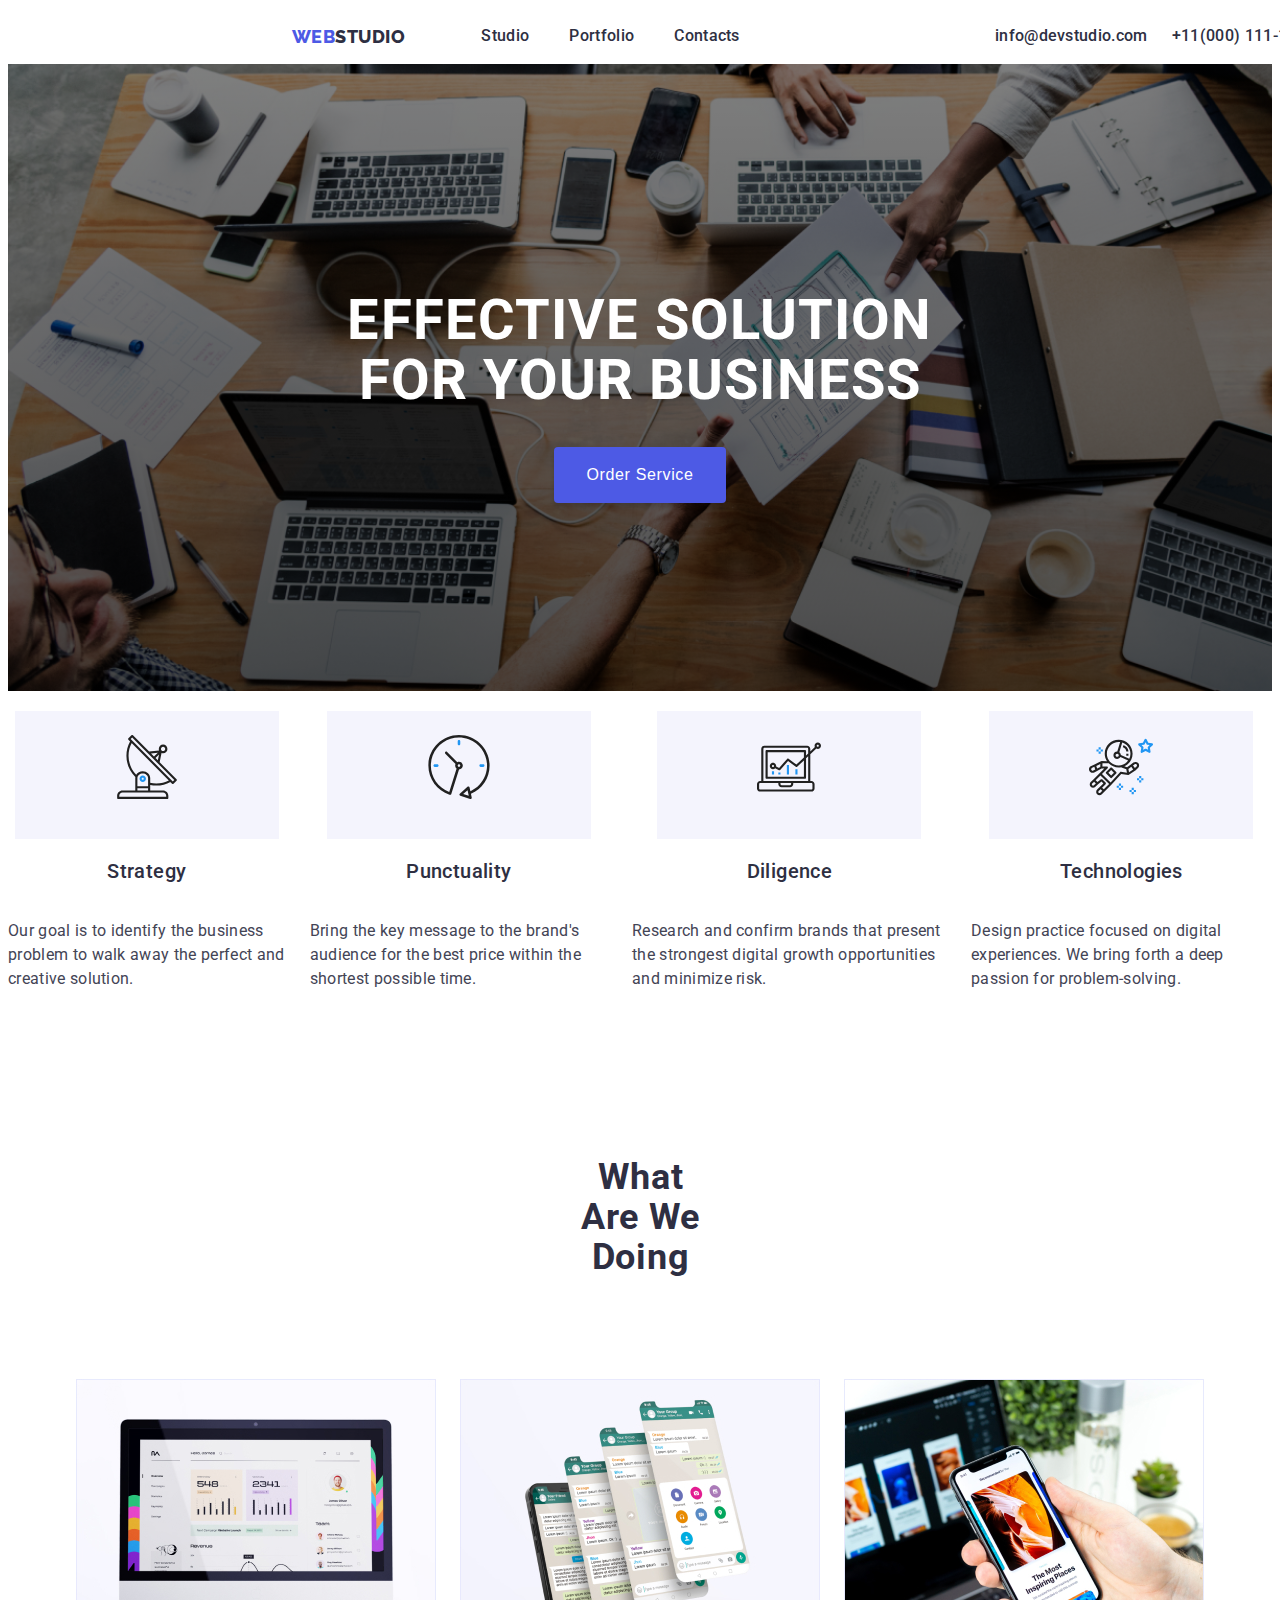
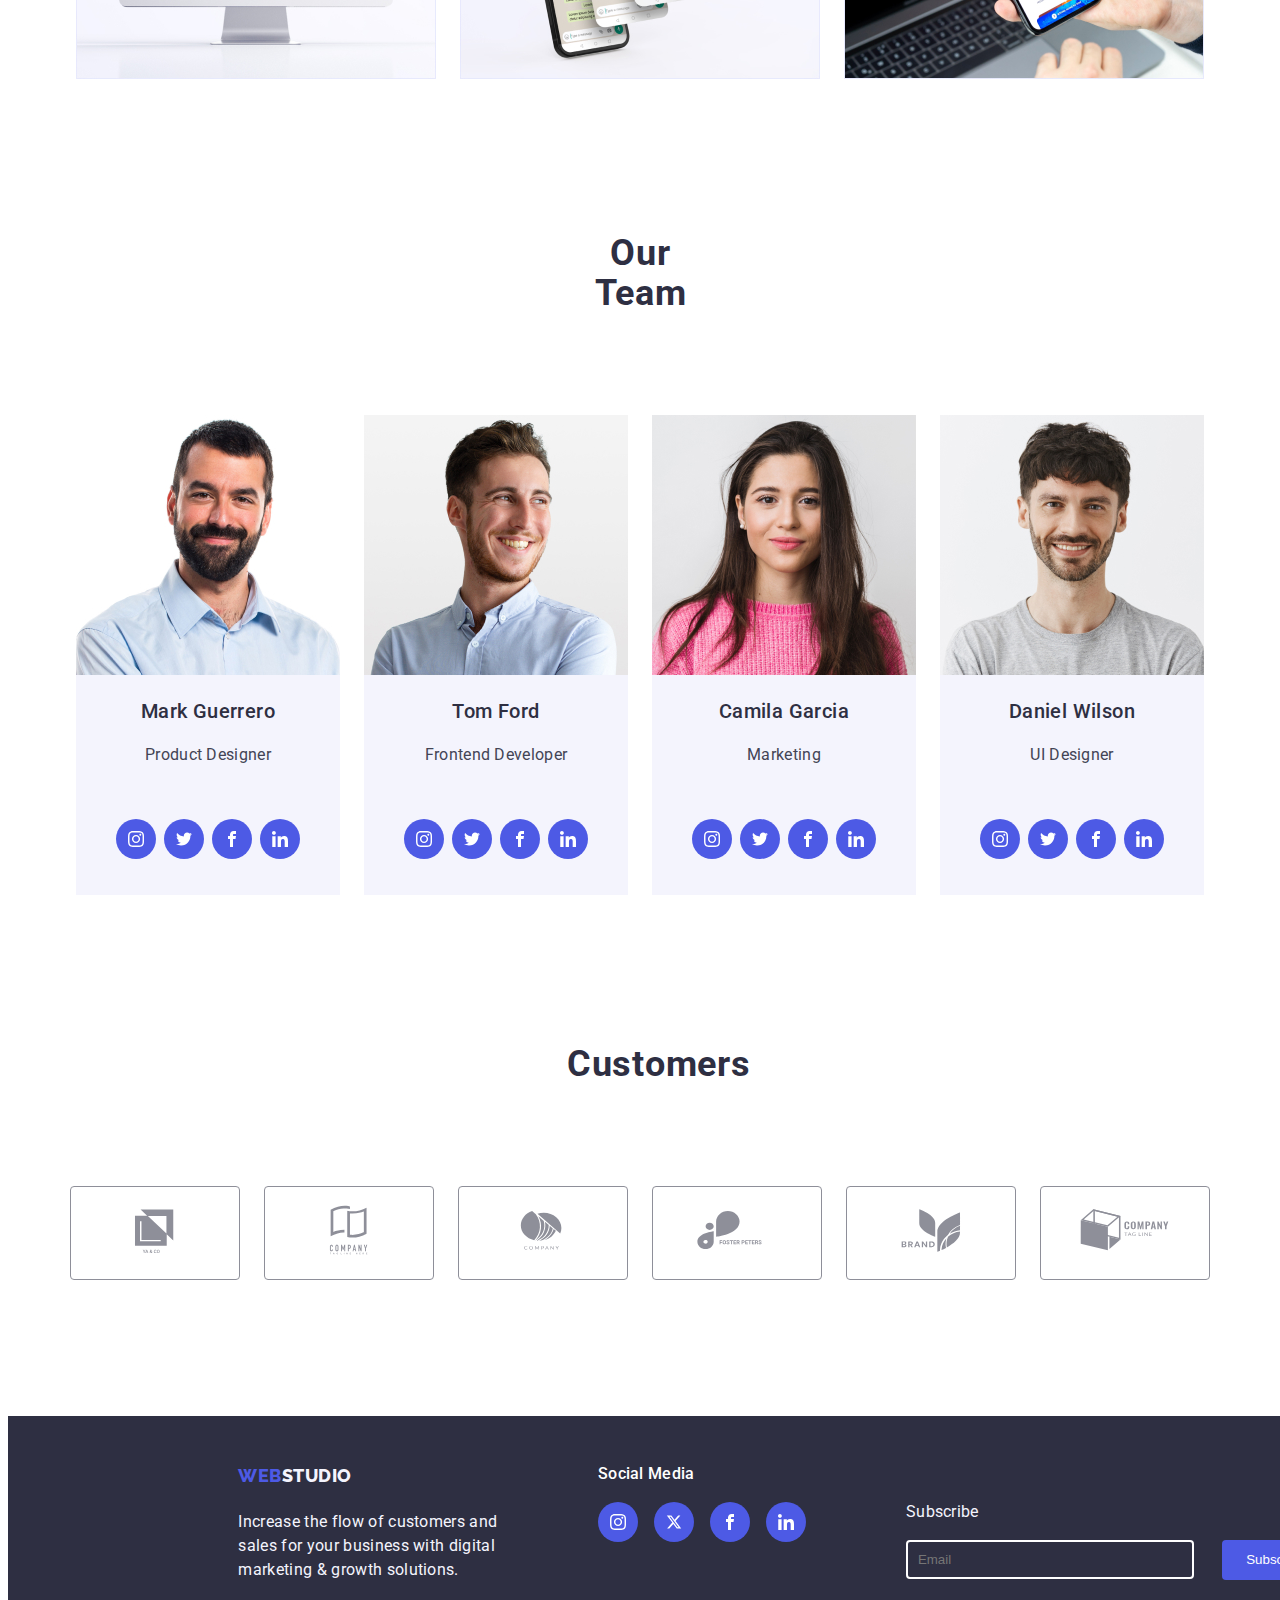
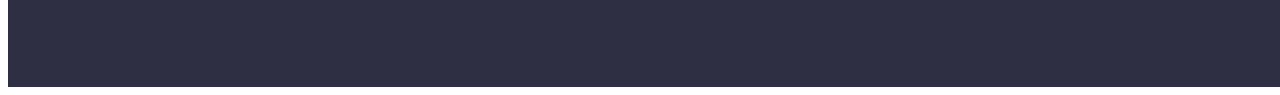
<file: index.html>
<!DOCTYPE html>
<html lang="en">
<head>
    <meta charset="UTF-8">
    <meta name="viewport" content="width=device-width, initial-scale=1.0">
    <title>Homework 6</title>
    <link rel="preconnect" href="https://fonts.googleapis.com">
    <link rel="preconnect" href="https://fonts.gstatic.com" crossorigin>
    <link href="https://fonts.googleapis.com/css2?family=Raleway:wght@800&family=Roboto:wght@400;500;700;900&display=swap" rel="stylesheet">
    <link rel="stylesheet" href="./css/styles.css">
</head>
<body>
<header class="logo-contacts container d-flex">
        <!-- WEB LOGO-->
    <div class="d-flex">
        <a href="index.html" class="logo"><span>WEB</span>STUDIO</a>
        <nav>
            <ul class="header-list list">
                <li><a href="index.html" rel="Studio" class="active">Studio</a></li>
                <li><a href="portfolio.html" rel="Portfolio">Portfolio</a></li>
                <li><a href="#">Contacts</a></li>
            </ul>
        </nav>
    </div>
    <!-- CONTACTS -->
        <ul class="contacts-list list">
            <li><a href="mailto:info@devstudio.com">info@devstudio.com</a></li>
            <li><a href="tel:+110001111111">+11(000) 111-11-11</a></li>
        </ul>
</header>
<main>
    <!-- Hero Section -->
    <section class="hero hero-color">
        <h1 class="h1-hero">EFFECTIVE SOLUTION <br> FOR YOUR BUSINESS</h1>
        <!-- BUTTON -->
        <button type="button" class="order-button" data-modal-open>Order Service</button>
<div class="backdrop is-hidden" data-modal>
    <div class="modal">
        <button type="button" class="modal-close-btn" data-modal-close>
            <svg width="18" height="18">
                <use href="images/icons.svg#close"></use>
            </svg>
        </button>

        <h3>Leave your contacts and we will call you back</h3>
        <form class="service-form">
             <!-- Person Icon -->
                <label for="name" class="service-label">
                    <span class="input-label">Name</span>
                    <input type="text" class="service-input"/>
                    <svg width="18" height="18" class="service-icon">
                        <use href="./images/icons.svg#person"></use>
                    </svg>
                </label>

            <!-- Phone Icon -->
                <label for="phone" class="service-label">
                    <span class="input-label">Phone</span>
                    <input type="text" class="service-input"/>
                    <svg width="18" height="18" class="service-icon">
                        <use href="./images/icons.svg#phone"></use>
                    </svg>
                </label>

            <!-- E-mail Icon -->
                <label for="email" class="service-label">
                    <span class="input-label">Email</span>
                    <input type="text" class="service-input"/>
                    <svg width="18" height="18" class="service-icon">
                        <use href="./images/icons.svg#email"></use>
                    </svg>
                </label>

                <label for="comment" class="service-label">
                <span class="input-label">Comment</span>
                <textarea class="service-input-textarea"  rows="6" placeholder="Text input"></textarea>
                </label>

                <label for="agree" class="service-agree">
                    <input type="checkbox" name="agree" value="agree" class="agree-checkbox" />
                    <svg width="16" height="16" class="agree-check-icon">
                        <use href="./images/icons.svg#checkbox"></use>
                    </svg>
                    <span class="agree-text">I accept the terms and conditions of the <a href="#">Privacy Policy</a></span>
                </label>
                <button class="modal-send">Send</button>
        </form>
    </div>
</div>
    </section>
    <!-- Benefits section -->
    <section>
        <ul class="main-list list">
            <li>
                <div class="about-icon">
                    <svg width="64" height="64">
                        <use href="./images/icons.svg#antenna-1"></use>
                    </svg>
                </div>
                <h3>Strategy</h3>
                <p>Our goal is to identify the business problem to walk away the perfect and creative solution.</p>
            </li>
            <li>
                <div class="about-icon">
                    <svg width="64" height="64">
                        <use href="./images/icons.svg#clock-1"></use>
                    </svg>
                </div>
                <h3>Punctuality</h3>
                <p>Bring the key message to the brand's audience for the best price within the shortest possible time.</p>
            </li>
            <li>
                <div class="about-icon">
                    <svg width="64" height="64">
                        <use href="./images/icons.svg#diagram-1"></use>
                    </svg>
                </div>
                <h3>Diligence</h3>
                <p>Research and confirm brands that present the strongest digital growth opportunities and minimize risk.</p>
            </li>
            <li>
                <div class="about-icon">
                    <svg width="64" height="64">
                        <use href="./images/icons.svg#astronaut-1"></use>
                    </svg>
                </div>
                <h3>Technologies</h3>
                <p>Design practice focused on digital experiences. We bring forth a deep passion for problem-solving.</p>
            </li>
        </ul>
    </section>
    <!-- DOING -->
    <section class="doing-team-h2">
    <h2>What are we doing</h2>
    <ul class="doing-list list">
        <li><img src="images/Rectangle 71.jpg" alt="Monitor" width="360"/></li>
        <li><img src="images/Rectangle 71(1).jpg" alt="Whatsapp page" width="360"/></li>
        <li><img src="images/Rectangle 71(2).jpg" alt="Cellphone in hand" width="360"/></li>
    </ul>
    <!-- TEAM -->
    <h2 class="our-team-2">Our team</h2>
    <ul class="team-list list team-bg">
        <li>
            <img src="images/img.jpg" alt="Mark" width="264"/>
            <div class="team-captions">
                <h3>Mark Guerrero</h3>
                <p>Product Designer</p>
                <div class="team-socials">
                    <a class="team-socials-icon">
                        <svg width="16" height="16">
                            <use href="./images/icons.svg#instagram-2"></use>
                        </svg>
                    </a>
                    <a class="team-socials-icon">
                        <svg width="16" height="16">
                            <use href="./images/icons.svg#twitter-1"></use>
                        </svg>
                    </a>
                    <a class="team-socials-icon">
                        <svg width="16" height="16">
                            <use href="./images/icons.svg#facebook"></use>
                        </svg>
                    </a>
                    <a class="team-socials-icon">
                        <svg width="16" height="16">
                            <use href="./images/icons.svg#linkedin-1"></use>
                        </svg>
                    </a>
                </div>
            </div>

        <li>
            <img src="images/img(1).jpg" alt="Tom" width="264"/>
        <div class="team-captions">
            <h3>Tom Ford</h3>
            <p>Frontend Developer</p>
            <div class="team-socials">
                <a class="team-socials-icon">
                    <svg width="16" height="16">
                        <use href="./images/icons.svg#instagram-2"></use>
                    </svg>
                </a>
                <a class="team-socials-icon">
                    <svg width="16" height="16">
                        <use href="./images/icons.svg#twitter-1"></use>
                    </svg>
                </a>
                <a class="team-socials-icon">
                    <svg width="16" height="16">
                        <use href="./images/icons.svg#facebook"></use>
                    </svg>
                </a>
                <a class="team-socials-icon">
                    <svg width="16" height="16">
                        <use href="./images/icons.svg#linkedin-1"></use>
                    </svg>
                </a>
            </div>
        </div>
        </li>
        <li>
            <img src="images/img(2).jpg" alt="Camila" width="264"/>
        <div class="team-captions">
            <h3>Camila Garcia</h3>
            <p>Marketing</p>
            <div class="team-socials">
                <a class="team-socials-icon">
                    <svg width="16" height="16">
                        <use href="./images/icons.svg#instagram-2"></use>
                    </svg>
                </a>
                <a class="team-socials-icon">
                    <svg width="16" height="16">
                        <use href="./images/icons.svg#twitter-1"></use>
                    </svg>
                </a>
                <a class="team-socials-icon">
                    <svg width="16" height="16">
                        <use href="./images/icons.svg#facebook"></use>
                    </svg>
                </a>
                <a class="team-socials-icon">
                    <svg width="16" height="16">
                        <use href="./images/icons.svg#linkedin-1"></use>
                    </svg>
                </a>
            </div>
        </div>
        </li>
        <li>
            <img src="images/img(3).jpg" alt="Daniel" width="264"/>
        <div class="team-captions">
            <h3>Daniel Wilson</h3>
            <p>UI Designer</p>
            <div class="team-socials">
                <a class="team-socials-icon">
                    <svg width="16" height="16">
                        <use href="./images/icons.svg#instagram-2"></use>
                    </svg>
                </a>
                <a class="team-socials-icon">
                    <svg width="16" height="16">
                        <use href="./images/icons.svg#twitter-1"></use>
                    </svg>
                </a>
                <a class="team-socials-icon">
                    <svg width="16" height="16">
                        <use href="./images/icons.svg#facebook"></use>
                    </svg>
                </a>
                <a class="team-socials-icon">
                    <svg width="16" height="16">
                        <use href="./images/icons.svg#linkedin-1"></use>
                    </svg>
                </a>
            </div>
        </div>
        </li>
    </ul>
    </section>

    <section class="customers">
        <h2 class="customers-h2">Customers</h2>
        <ul class="list">
            <li class="customer-icon">
                <a href="#">
                    <svg width="104" height="56">
                        <use href="./images/icons.svg#Logo-6"></use>
                    </svg>
                </a>
            </li>
            <li class="customer-icon">
                <a href="#">
                    <svg width="104" height="56">
                        <use href="./images/icons.svg#Logo-4"></use>
                    </svg>
                </a>
            </li>
            <li class="customer-icon">
                <a href="#">
                    <svg width="104" height="56">
                        <use href="./images/icons.svg#Logo-5"></use>
                    </svg>
                </a>
            </li>
            <li class="customer-icon">
                <a href="#">
                    <svg width="104" height="56">
                        <use href="./images/icons.svg#Logo-2"></use>
                    </svg>
                </a>
            </li>
            <li class="customer-icon">
                <a href="#">
                    <svg width="104" height="56">
                        <use href="./images/icons.svg#Logo"></use>
                    </svg>
                </a>
            </li>
            <li class="customer-icon">
                <a href="#">
                    <svg width="104" height="56">
                        <use href="./images/icons.svg#Logo-1"></use>
                    </svg>
                </a>
            </li>
            
        </ul>
        
    </section>
</main>
<footer class="footer-color container">
    <div class="footer-content">
        <a href="" class="logo"><span>WEB</span>STUDIO</a>
        <p>Increase the flow of customers and <br> sales for your business with digital <br> marketing & growth solutions.</p>
    </div>
            <!-- social media icons -->
    <div class="footer-icons">
        <div class="social-media-text">
            <p>Social Media</p>
        <form>
            <ul class="footer-icons">
                <li>
                    <a href="https://www.instagram.com/" target="_blank" class="team-socials-icon">
                        <svg width="16" height="16">
                            <use href="./images/icons.svg#instagram-2"></use>
                        </svg>
                    </a>
                </li>
                <li>
                    <a href="https://twitter.com/" target="_blank" class="team-socials-icon">
                        <svg width="16" height="16">
                            <use href="./images/symbol-defs.svg#icon-x"></use>
                        </svg>
                    </a>
                </li>
                <li>
                    <a href="https://www.facebook.com/" target="_blank" class="team-socials-icon">
                        <svg width="16" height="16">
                            <use href="./images/icons.svg#facebook"></use>
                        </svg>
                    </a>
                </li>
                <li>
                    <a href="https://www.linkedin.com/login/en" target="_blank" class="team-socials-icon">
                        <svg width="16" height="16">
                            <use href="./images/icons.svg#linkedin-1"></use>
                        </svg>
                    </a>
                </li>
            </ul>
        </form>
        </div>
    </div>
    <div class="footer-sub">
        <p class="footer-subscribe-text">Subscribe</p>
        <form>
            <input type="text" placeholder="Email" class="input-sub" />
            <button class="btn-sub">
                Subscribe
                <svg width="24" height="24">
                    <use href="./images/icons.svg#send"></use>
                </svg>
            </button>
        </form>
    </div>
</footer>
<script src="./js/modal.js"></script>
</body>
</html>
</file>
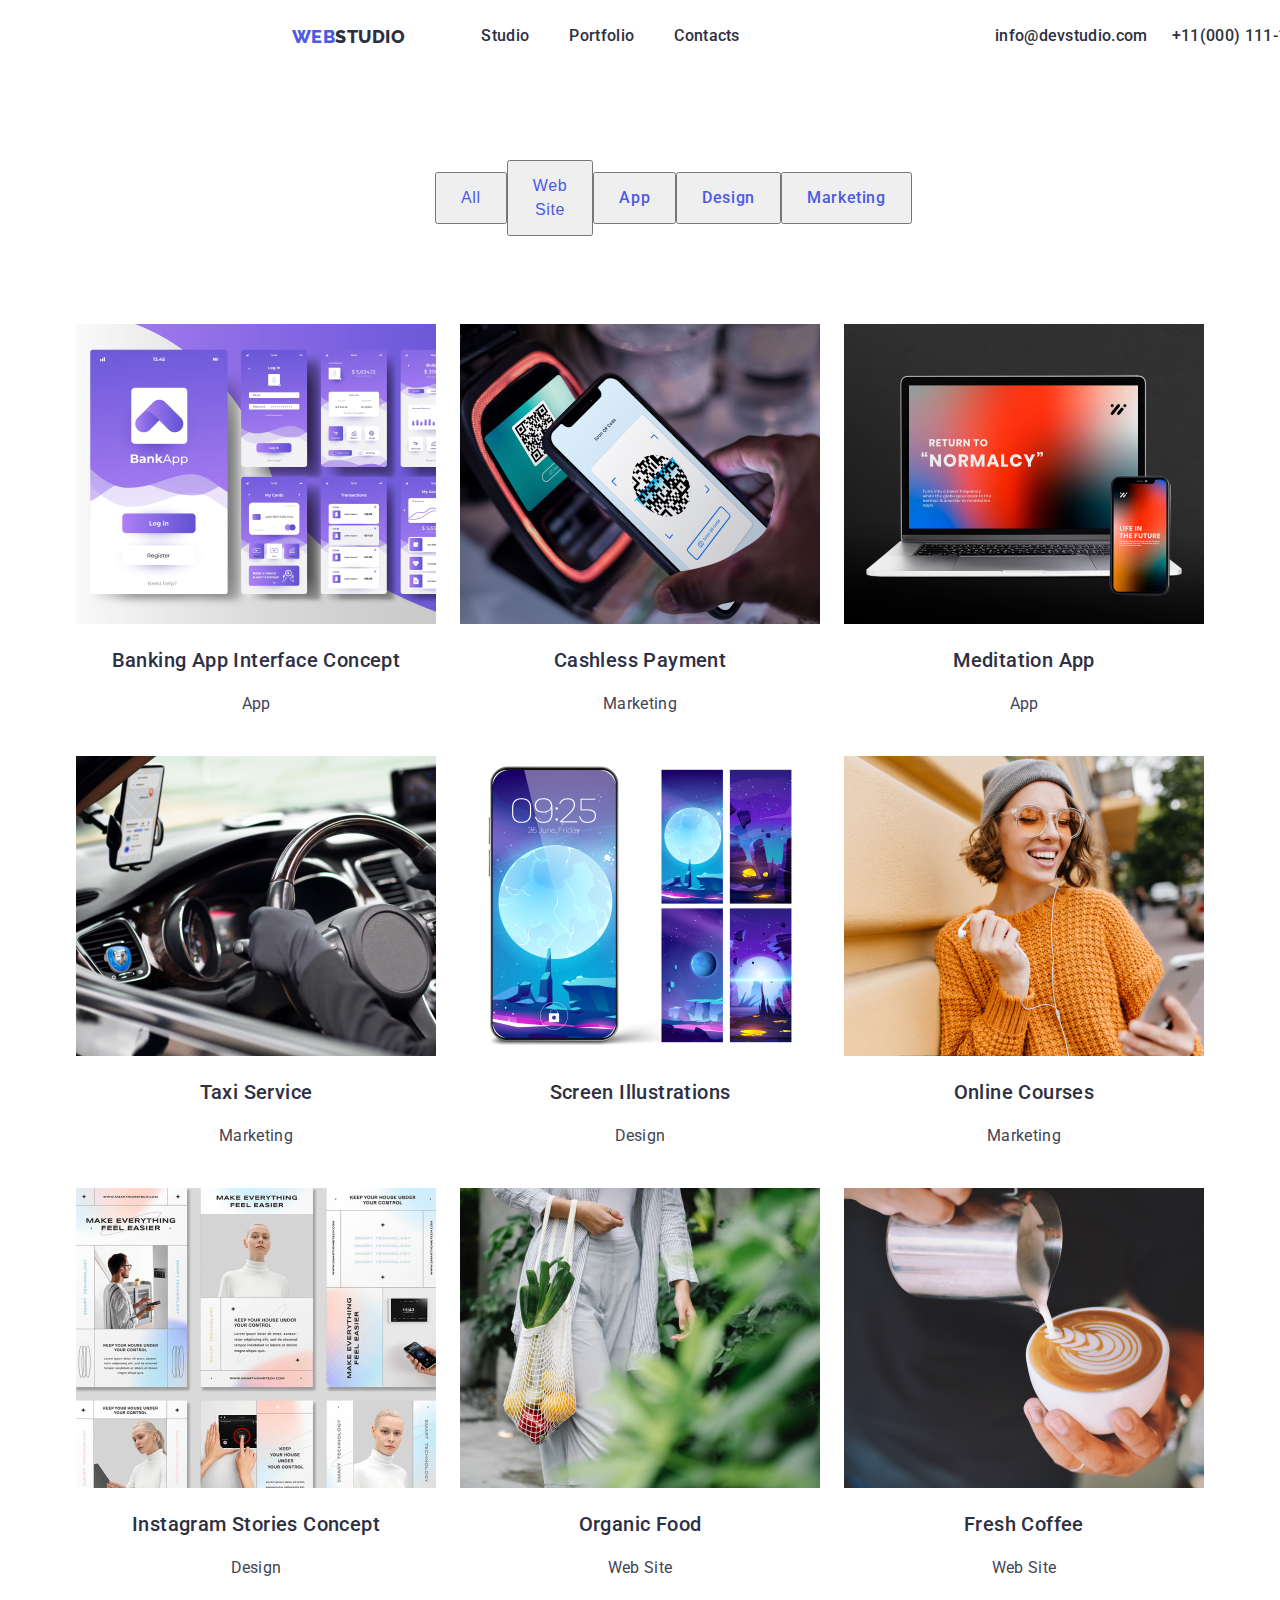
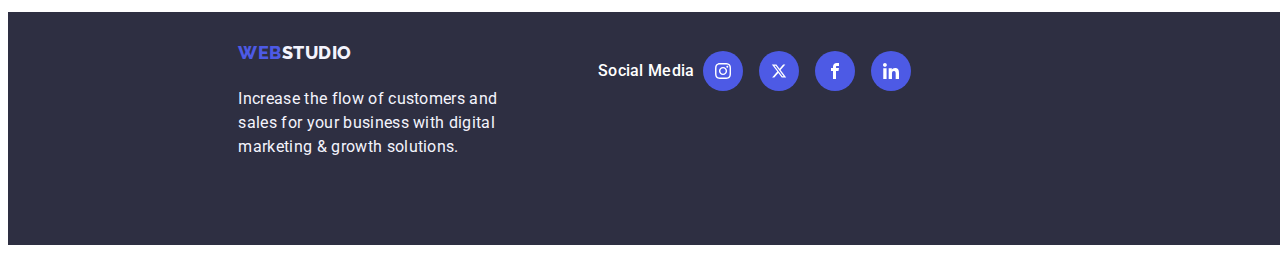
<file: portfolio.html>
<!DOCTYPE html>
<html lang="en">
<head>
    <meta charset="UTF-8">
    <meta name="viewport" content="width=device-width, initial-scale=1.0">
    <title>Homework 6</title>
    <link rel="preconnect" href="https://fonts.googleapis.com">
    <link rel="preconnect" href="https://fonts.gstatic.com" crossorigin>
    <link href="https://fonts.googleapis.com/css2?family=Raleway:wght@800&family=Roboto:wght@400;500;700;900&display=swap" rel="stylesheet">
    <link rel="stylesheet" href="./css/styles.css">
</head>
<body>
    <header class="logo-contacts container d-flex">
        <!-- WEB LOGO-->
    <div class="d-flex">
        <a href="index.html" class="logo"><span>WEB</span>STUDIO</a>
        <nav>
            <ul class="header-list list">
                <li><a href="index.html" rel="Studio">Studio</a></li>
                <li><a href="portfolio.html" rel="Portfolio" class="active">Portfolio</a></li>
                <li><a href="#">Contacts</a></li>
            </ul>
        </nav>
    </div>
    <!-- CONTACTS -->
        <ul class="contacts-list list">
            <li><a href="mailto:info@devstudio.com">info@devstudio.com</a></li>
            <li><a href="tel:+110001111111">+11(000) 111-11-11</a></li>
        </ul>
</header>
<main>
    <!-- BUTTONS -->
    <section>
        <div class="all-buttons d-flex">
        <button class="all" type="button">All</button>
        <button class="web-site" type="button">Web Site</button>
        <button class="app" type="button">App</button>
        <button class="design" type="button">Design</button>
        <button class="marketing" type="button">Marketing</button>
        </div>
    </section>
    <!-- IMAGES -->
    <section>
        <ul class="team-list list d-flex flex-container">
            <li class="project">
                <div class="project-image">
                    <img src="images/img(4).jpg" alt="Banking" width="360px"/>
                    <div class="project-image-caption">
                        <p>
                            14 Stylish and User-Friendly App Design Concepts 
                            · Task Manager App · Calorie Tracker App 
                            · Exotic Fruit Ecommerce App · Cloud Storage App
                            Cashless Payment Marketing
                        </p>
                    </div>
                </div>
                <div>
                    <h3>Banking App Interface Concept</h3>
                    <p>App</p>
                </div>
            </li>
            <li class="project">
                <div class="project-image">
                    <img src="images/img(5).jpg" alt="Cashless" width="360px"/>
                    <div class="project-image-caption">
                        <p>
                            14 Stylish and User-Friendly App Design Concepts 
                            · Task Manager App · Calorie Tracker App 
                            · Exotic Fruit Ecommerce App · Cloud Storage App
                            Cashless Payment Marketing
                        </p>
                    </div>
                </div>
                <div>
                    <h3>Cashless Payment</h3>
                    <p>Marketing</p>
                </div>
            </li>
            <li class="project">
                <div class="project-image">
                    <img src="images/img(6).jpg" alt="Meditation" width="360px"/>
                        <div class="project-image-caption">
                            <p>
                                14 Stylish and User-Friendly App Design Concepts 
                                · Task Manager App · Calorie Tracker App 
                                · Exotic Fruit Ecommerce App · Cloud Storage App
                                Cashless Payment Marketing
                            </p>
                        </div>
                </div>
                <div>
                    <h3>Meditation App</h3>
                    <p>App</p>
                </div>
            </li>
            <li class="project">
                <div class="project-image">
                    <img src="images/img(7).jpg" alt="Taxi" width="360px"/>
                    <div class="project-image-caption">
                        <p>
                            14 Stylish and User-Friendly App Design Concepts 
                            · Task Manager App · Calorie Tracker App 
                            · Exotic Fruit Ecommerce App · Cloud Storage App
                            Cashless Payment Marketing
                        </p>
                    </div>
                </div>
                <div>
                    <h3>Taxi Service</h3>
                    <p>Marketing</p>
                </div>
            </li>
                <li class="project">
                    <div class="project-image">
                        <img src="images/img(8).jpg" alt="Illustrations" width="360px"/>
                        <div class="project-image-caption">
                            <p>
                                14 Stylish and User-Friendly App Design Concepts 
                                · Task Manager App · Calorie Tracker App 
                                · Exotic Fruit Ecommerce App · Cloud Storage App
                                Cashless Payment Marketing
                            </p>
                        </div>
                    </div>
                 <div>
                      <h3>Screen Illustrations</h3>
                     <p>Design</p>
                </div>
            </li>
                <li class="project">
                    <div class="project-image">
                        <img src="images/img(9).jpg" alt="Online Courses" width="360px"/>
                        <div class="project-image-caption">
                            <p>
                                14 Stylish and User-Friendly App Design Concepts 
                                · Task Manager App · Calorie Tracker App 
                                · Exotic Fruit Ecommerce App · Cloud Storage App
                                Cashless Payment Marketing
                            </p>
                        </div>
                    </div>
                 <div>
                     <h3>Online Courses</h3>
                     <p>Marketing</p>
                 </div>
            </li>
                <li class="project">
                    <div class="project-image">
                        <img src="images/img(10).jpg" alt="Instagram Stories Concept" width="360px"/>
                        <div class="project-image-caption">
                            <p>
                                14 Stylish and User-Friendly App Design Concepts 
                                · Task Manager App · Calorie Tracker App 
                                · Exotic Fruit Ecommerce App · Cloud Storage App
                                Cashless Payment Marketing
                            </p>
                        </div>
                    </div>
                <div>
                      <h3>Instagram Stories Concept</h3>
                       <p>Design</p>
                 </div>
            </li>
                <li class="project">
                    <div class="project-image">
                        <img src="images/img(11).jpg" alt="Organic Food" width="360px"/>
                        <div class="project-image-caption">
                            <p>
                                14 Stylish and User-Friendly App Design Concepts 
                                · Task Manager App · Calorie Tracker App 
                                · Exotic Fruit Ecommerce App · Cloud Storage App
                                Cashless Payment Marketing
                            </p>
                        </div>
                    </div>
                    <div>
                        <h3>Organic Food</h3>
                        <p>Web Site</p>
                     </div>
            </li>
                <li class="project">
                    <div class="project-image">
                        <img src="images/img(12).jpg" alt="Fresh Coffee" width="360px"/>
                        <div class="project-image-caption">
                            <p>
                                14 Stylish and User-Friendly App Design Concepts 
                                · Task Manager App · Calorie Tracker App 
                                · Exotic Fruit Ecommerce App · Cloud Storage App
                                Cashless Payment Marketing
                            </p>
                        </div>
                    </div>
                    <div>
                        <h3>Fresh Coffee</h3>
                        <p>Web Site</p>
                    </div>
            </li>
        </ul>
    </section>
</main>
<!-- FOOTER -->
<footer class="footer-color container">
    <div class="footer-content">
        <a href="" class="logo"><span>WEB</span>STUDIO</a>
        <p>Increase the flow of customers and <br> sales for your business with digital <br> marketing & growth solutions.</p>
    </div>
    <div class="footer-icons">
        <div class="social-media-text">Social Media</div>
            <ul class="footer-icons">
                <li>
                    <a class="team-socials-icon">
                        <svg width="16" height="16">
                            <use href="./images/icons.svg#instagram-2"></use>
                        </svg>
                    </a>
                </li>
                <li>
                    <a class="team-socials-icon">
                        <svg width="16" height="16">
                            <use href="./images/symbol-defs.svg#icon-x"></use>
                        </svg>
                    </a>
                </li>
                <li>
                    <a class="team-socials-icon">
                        <svg width="16" height="16">
                            <use href="./images/icons.svg#facebook"></use>
                        </svg>
                    </a>
                </li>
                <li>
                    <a class="team-socials-icon">
                        <svg width="16" height="16">
                            <use href="./images/icons.svg#linkedin-1"></use>
                        </svg>
                    </a>
                </li>
            </ul>
        </div>
</footer>
</body>
</html>
</file>
<file: css/styles.css>
:root {
    --IRIS: #4D5AE5;
    --NAVY-BLUE: #2E2F42;
    --CLOUD: #F4F4FD;
    --WHITE: #FFF;
    --SLATE: #434455;
    --OCEAN: #404BBF;
    --WHITE: #FFFFFF;
}

body {
font-family: 'Roboto', sans-serif;
}
/* WEBSTUDIO */
.logo {
    text-decoration: none;
    color: var(--NAVY-BLUE);
    font-family: 'Raleway', sans-serif;
    font-size: 18px;
    font-style: normal;
    font-weight: 800;
    line-height: 21px;
    letter-spacing: 0.54px;
    text-transform: uppercase;
    padding-left: 156px;
}

.logo span {
    color: var(--IRIS);
    font-family: 'Raleway', sans-serif;
    font-size: 18px;
    font-style: normal;
    font-weight: 800;
    line-height: 21px;
    letter-spacing: 0.54px;
    text-transform: uppercase;
    
}

.logo-contacts {
    color: var(--NAVY-BLUE, #2E2F42);
    text-decoration: none;
    font-family: Roboto;
    font-size: 16px;
    font-style: normal;
    font-weight: 500;
    line-height: 24px; 
    letter-spacing: 0.32px;
    
}


.d-flex{
    display: flex;
    align-items:center;
    justify-content: space-around;
}

.logo {
    margin-right: 76px;
}

.active {
    color: var(--OCEAN);
}

/* .active::after{
content:" ";
display: block;
height: 4px;
width: 100%;
border-radius: 2px;
background-color: var(--IRIS);
position: relative;
top: 15px;
} */


header ul a:hover,
header ul a:focus {
  color: var(--IRIS);
  transition-duration: 250ms;
  transition-timing-function: cubic-bezier(0.4, 0, 0.2, 1);
  border-radius: 2px;
    height: 4px;
    width: 100%;
    top: 0px;
    position: relative;
}

header nav a:hover,
header nav a:focus {
  padding-bottom: 13px;
  border-bottom: 4px solid var(--IRIS);
}



/* EFFECTIVE SOLUTION */
.h1-hero {
    color: var(--WHITE);
    text-align: center;
    font-family: Roboto;
    font-size: 56px;
    font-style: normal;
    font-weight: 700;
    line-height: 60px; 
    letter-spacing: 1.12px; 
}

.hero-color {
    background: linear-gradient(rgba(0, 0, 0, 0.5), rgba(0, 0, 0, 0.7)), url(../images/people-office-1.jpg);; 
    background-repeat: no-repeat;
    background-size: cover;
    padding-top: 188px;
    padding-bottom: 188px;
    text-align: center;

  
}   

.order-button{
    color: var(--WHITE);
    background: var(--IRIS);
    font-size: 16px;
    font-weight: 500;
    line-height: 24px; 
    letter-spacing: 0.64px; 
    border-radius: 4px; 
    box-shadow: 0px 4px 4px 0px rgba(0, 0, 0, 0.15); 
    padding: 16px 32px;
    border: none;
    
}

.order-button:hover{
    background-color: var(--OCEAN);
    transition-duration: 250ms;
}


.backdrop {
    width: 100%;
    height: 100%;
    background-color: rgba(0, 0, 0, 0.4);
    position: fixed;
    top: 0;
    display: flex;
    justify-content: center;
    align-items: center;
    transition: opacity 250ms cubic-bezier(0.4, 0, 0.2, 1);
}
.modal {
    width: 408px;
    height: 584px;
    background-color: white;
    border-radius: 4px;
    padding: 24px;
}
.is-hidden {
    pointer-events: none;
    opacity: 0;
}
.modal-close-btn {
    border-radius: 100%;
    border: 1px solid rgba(0, 0, 0, 0.1);
    background-color: white;
    width: 30px;
    height: 30px;
    color: var(--ocean);
    margin-left: auto;
    display: block;
    transition: fill 250ms cubic-bezier(0.4, 0, 0.2, 1), border 250ms cubic-bezier(0.4, 0, 0.2, 1);
    cursor: pointer;
    display: flex;
    align-items: center;
    justify-content: center;
    
}
.modal-close-btn:hover {
    fill: currentColor;
    border: 1px solid currentColor;
}

/* Order Button - Icons and text */

.service-label{
    display: flex;
    flex-direction: column;
    width: 100%;
    margin-bottom: 16px;
    position: relative;
    
}

.service-label:nth-child(1){
    margin-top: 50px;

}

.input-label{
    text-align: left;
    margin-bottom: 8px;
}

.service-input{
    padding: 14px 40px;
    border: 1px solid #2E2F42;
    border-radius: 4px;
    transition: 250ms;
    transition-property: color, border-color, background-color;
    transition-timing-function: cubic-bezier(0.4, 0, 0.2, 1);
}

.service-agree .agree-checkbox:focus + .agree-check-icon,
.service-agree .agree-checkbox:checked:focus + .agree-check-icon {
    outline: 2px solid #212121;
}

.service-agree .agree-checkbox:checked + .agree-check-icon {
    background-color: var(--iris);
    border-color: var(--iris);
    fill: white;
    outline: none;
    stroke: white;
    stroke-width: 0.2;
}

.service-icon{
    position: absolute;
    top: 55%;
    left: 15px;
    fill: black;
    transition: fill  250ms cubic-bezier(0.4, 0, 0.2, 1);
}

.service-input:focus + .service-icon,
.service-input:hover + .service-icon {
    fill: var(--IRIS);
}

.service-input:hover{
 border: 2px solid var(--IRIS);
}

.service-input-textarea{
    border: 1px solid #2E2F42;
    border-radius: 4px;
    transition: 250ms;
    transition-property: color, border-color, background-color;
    transition-timing-function: cubic-bezier(0.4, 0, 0.2, 1);
    padding: 8px 16px;

}


.service-form{
    margin-top: -25px;
}

.agree-text{
color: var(--LIGHT-SLATE, #8E8F99);
font-size: 12px;
font-weight: 400;
line-height: 14px; /* 116.667% */
letter-spacing: 0.48px;
}

.modal-send{
    color: var(--WHITE);
    background: var(--IRIS);
    font-size: 16px;
    font-weight: 500;
    line-height: 16px;
    letter-spacing: 0.64px; 
    border-radius: 4px; 
    box-shadow: 0px 4px 4px 0px rgba(0, 0, 0, 0.15); 
    padding: 16px 32px;
    border: none;
}


/* -------------------------------------- */

.list{
    list-style: none;
    padding-left: 0;
    display: flex;
    gap: 24px;
    justify-content: center;
}

div .list{
    gap: 40px;
}

.list a {
    color: var(--NAVY-BLUE);
    text-decoration: none;
}

.list a:hover,
.list a:focus
{
    text-decoration:none;
    color: var(--IRIS);
    transition-duration: 250ms;
    transition-timing-function: cubic-bezier(0.4, 0, 0.2, 1);
}

.main-list {
    color: var(--NAVY-BLUE);
    font-family: Roboto;
    font-size: 20px;
    font-weight: 500;
    line-height: 24px; 
    letter-spacing: 0.4px; 
}

.about-icon{
    background-color: var(--CLOUD);
    width: 264px;
    height: 80px;
    text-align: center;
    padding: 24px 0; 
}

.team-socials{
    display: flex;
    justify-content: space-around;
    padding: 36px;

}


.team-socials-icon{
background-color: var(--IRIS);
color: var(--WHITE);
border-radius: 50%;
fill: white;
width: 40px;
height: 40px;
display: flex;
align-items: center;
justify-content: center;

}

.team-socials-icon:hover {
    background-color: var(--OCEAN); /* новый цвет фона при наведении */
    
}



.team img{
display: block;
}

.team-bg li{
    background-color: var(--CLOUD);
}

.team-captions {
text-align: center;
}

.main-list {
    display: flex;
    flex-direction: row;
    justify-content: space-between;
}
.main-list > li {
    display: flex;
    flex-direction: column;
    align-items: center;
}

.team-list{
text-align: center;
}


.main-list p{
    color: var(--SLATE);
    font-family: Roboto;
    font-size: 16px;
    font-weight: 400;
    line-height: 24px; 
    letter-spacing: 0.32px;
}

.doing-team-h2 h2{
color: var(--NAVY-BLUE, #2E2F42);
text-align: center;
font-family: Roboto;
font-size: 36px;
font-style: normal;
font-weight: 700;
line-height: 40px; 
letter-spacing: 0.72px;
text-transform: capitalize; 
padding: 120px 558px 72px 559px;
}



.list h3{
color: var(--NAVY-BLUE, #2E2F42);
font-family: Roboto;
font-size: 20px;
font-style: normal;
font-weight: 500;
line-height: 24px;
letter-spacing: 0.4px; 
}

.list p{
color: var(--SLATE, #434455);
font-family: Roboto;
font-size: 16px;
font-style: normal;
font-weight: 400;
line-height: 24px; 
letter-spacing: 0.32px; 
}

button {
    cursor: pointer;
}

.container {
    width: 1440px;

}

.customers-h2{
color: var(--NAVY-BLUE, #2E2F42);
text-align: center;
font-size: 36px;
font-weight: 700;
line-height: 40px; 
letter-spacing: 0.72px;
text-transform: capitalize; 
padding: 120px 558px 72px 559px;
}

.customer-icon{
border: 1px solid #8E8F99;
border-radius: 4px; 
flex-shrink: 0;
text-align: center;    
padding: 16px 32px;
margin-bottom: 120px;
}

.customer-icon svg{
    fill: #8E8F99;
}

.customer-icon:hover,
.customer-icon:focus {
    border-color: var(--IRIS);
}

.customer-icon svg:hover,
.customer-icon svg:focus{
    fill: var(--IRIS);
}


/* FOOTER WEBSTUDIO */
footer .logo {
    color: var(--CLOUD);
    padding-left: 80px;
    padding-right: 150px;
}

.footer-color {
    display: flex;
    align-items: center;
    background-color: var(--NAVY-BLUE);
    color: var(--CLOUD);
    font-size: 16px;
    font-weight: 400;
    line-height: 24px;
    letter-spacing: 0.32px;
    padding: 30px  60px 70px 150px;
}


.footer-icons{
    display: flex;
    align-items: center;
    gap: 8px;
    list-style: none;
    padding-left: 20px;
    margin-right: 100px;
    margin-bottom: 75px;
}

.footer-icons ul {
    display: flex;
    gap: 16px;
    list-style: none;
    padding: 0;
    margin: 0;
}

.footer-icons a:hover{
    background-color: var(--OCEAN);
}


.footer-socials{
color: rgba(255, 255, 255, 1);
font-size: 16px;
font-weight: 500;
line-height: 24px;
letter-spacing: 0.02em;
text-align: left;
}

.footer-content {
    display: flex;
    flex-direction: column;
    align-items: center;
    gap: 8px;
}

.social-media-text {
    color: var(--WHITE);
    font-size: 16px;
    font-weight: 500;
    line-height: 24px;
    letter-spacing: 0.02em;
    text-align: center;
    text-align: left;
}

.input-sub {
    border: 2px solid white;
    background: none;
    border-radius: 4px;
    padding: 10px;
    width: 264px;
    background-color: none;
    margin-right: 24px;
}

.input-sub::placeholder {
    c
    
    olor: white;
}

.btn-sub {
    display: inline-flex;
    align-items: center;
    color: white;
    padding: 8px 24px;
    gap: 16px;
    background-color: var(--IRIS);
    border: none;
    border-radius: 4px;
}

.btn-sub svg {
    fill: white;
}


.service-agree {
    display: flex;
    align-items: center;
    justify-content: center;
}
.agree-checkbox {
    width: 20px;
    height: 20px;
    position: relative;
    left: 23px;
    opacity: 0;
}

.agree-check-icon {
    fill: none;
    margin-right: 8px;
    border: 2px solid black;
    border-radius: 2px;
    transition: 250ms;
    transition-property: border-color, background-color, fill;
    transition-timing-function: cubic-bezier(0.4, 0, 0.2, 1);
}




/* PORTFOLIO */
.all-buttons {
text-align: center;
padding: 96px 427px 72px 427px;
display: flex;
}

div button:hover{
    background-color: var(--OCEAN);
    color: var(--WHITE);
    border-radius: 4px;
}


.flex-container {
    display: flex;
    flex-wrap: wrap;   
  }

.all {
    color: var(--IRIS, #4D5AE5);
    font-size: 16px;
    font-weight: 500;
    line-height: 24px;
    letter-spacing: 0.64px;
    padding: 12px 24px;
    
}
.web-site {
    color: var(--IRIS, #4D5AE5);
    font-size: 16px;
    font-style: normal;
    font-weight: 500;
    line-height: 24px;
    letter-spacing: 0.64px;
    padding: 12px 24px;

}
.app{
    color: var(--IRIS, #4D5AE5);
    font-family: Roboto;
    font-size: 16px;
    font-style: normal;
    font-weight: 500;
    line-height: 24px;
    letter-spacing: 0.64px;
    padding: 12px 24px;

}
.design{
    color: var(--IRIS, #4D5AE5);
    font-family: Roboto;
    font-size: 16px;
    font-style: normal;
    font-weight: 500;
    line-height: 24px;
    letter-spacing: 0.64px;
    padding: 12px 24px;

}
.marketing{
    color: var(--IRIS, #4D5AE5);
    font-family: Roboto;
    font-size: 16px;
    font-style: normal;
    font-weight: 500;
    line-height: 24px;
    letter-spacing: 0.64px;
    padding: 12px 24px;

}

.project:hover .project-image-caption{
    opacity: 1;
    transform: translateY(0);
}

.project-image{
    position: relative;
    overflow: hidden;
}

.project-image-caption{
    position: absolute;
    background-color: rgba(77, 90, 229, 0.7);
    width: 100%;
    height: 100%;
    top: 0;
    left: 0;
    opacity: 0;
    transform: translateY(100%);
    transition: transform 0.25s cubic-bezier(0.4, 0, 0.2, 1);
}

.project-image-caption p {
    padding: 40px 32px;
    color: var(--WHITE);
}
</file>
